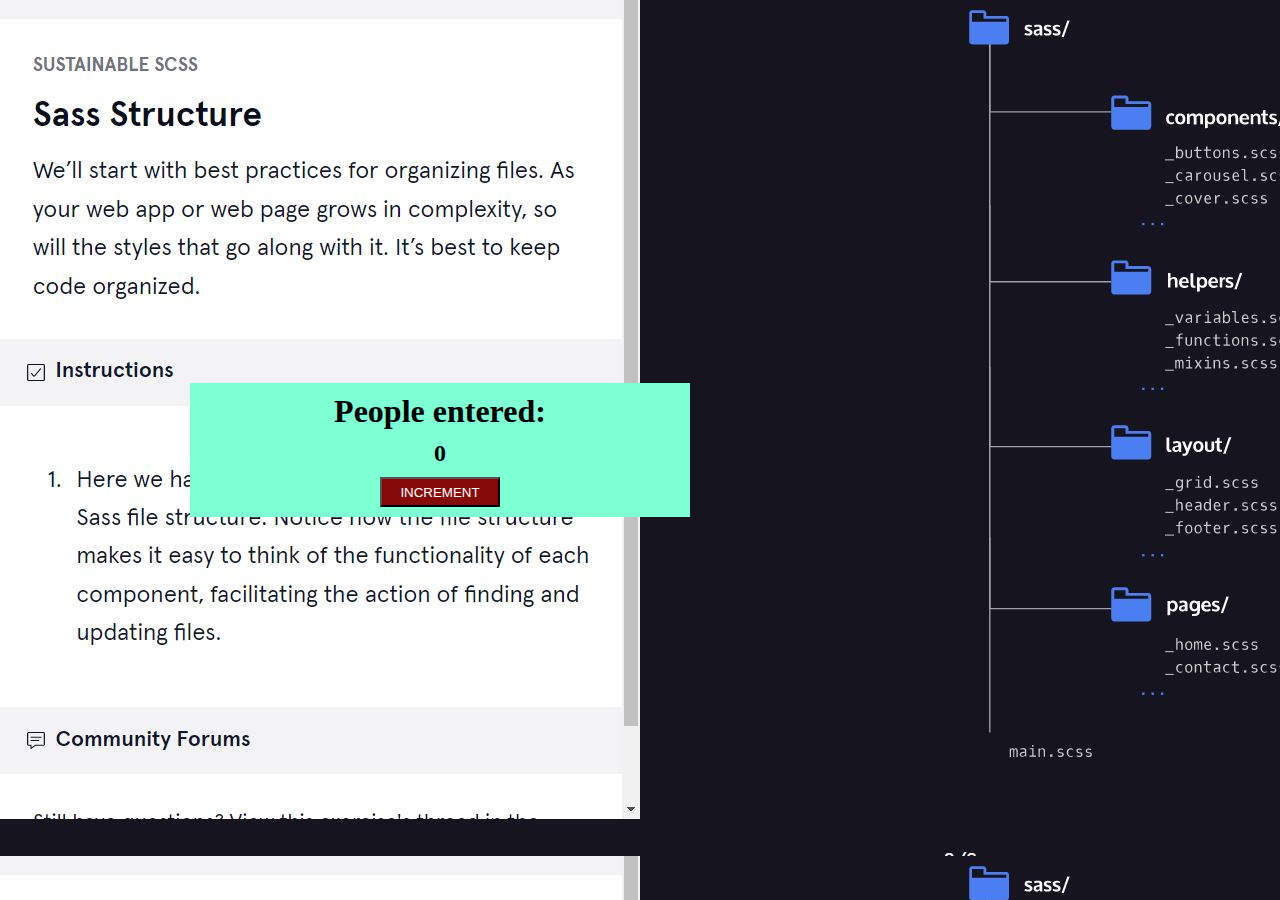
<file: index.html>
<!DOCTYPE html>
<html lang="es">
<head>
   <meta charset="UTF-8">
   <meta http-equiv="X-UA-Compatible" content="IE=edge">
   <meta name="viewport" content="width=device-width, initial-scale=1.0">
   <link rel="stylesheet" href="./scss/main.css">
   <!-- <link rel="stylesheet" href="./style.css"> -->
   <link rel="icon" href="https://picsum.photos/200/300">
   <title></title>
   
</head>
<body>
   <main>
      <section class="contador">
         <h1>People entered:</h1>
         <h2 id="count-el">0</h2>
         <button id="icrement-btn" onclick="subirCont()">INCREMENT</button>
      <!--    <button id="icrement-btn" onclick="cont()">INCREMENT</button> -->
      
      </section>
   </main>
   <!-- Manera de hacerlo menos correcta pero sirve , mejor crear otro archivo js <script>
      document.getElementById("count-el").innerText=5
   </script> -->
   
   <script src="./index.js"></script>
</body>
</html>
</file>
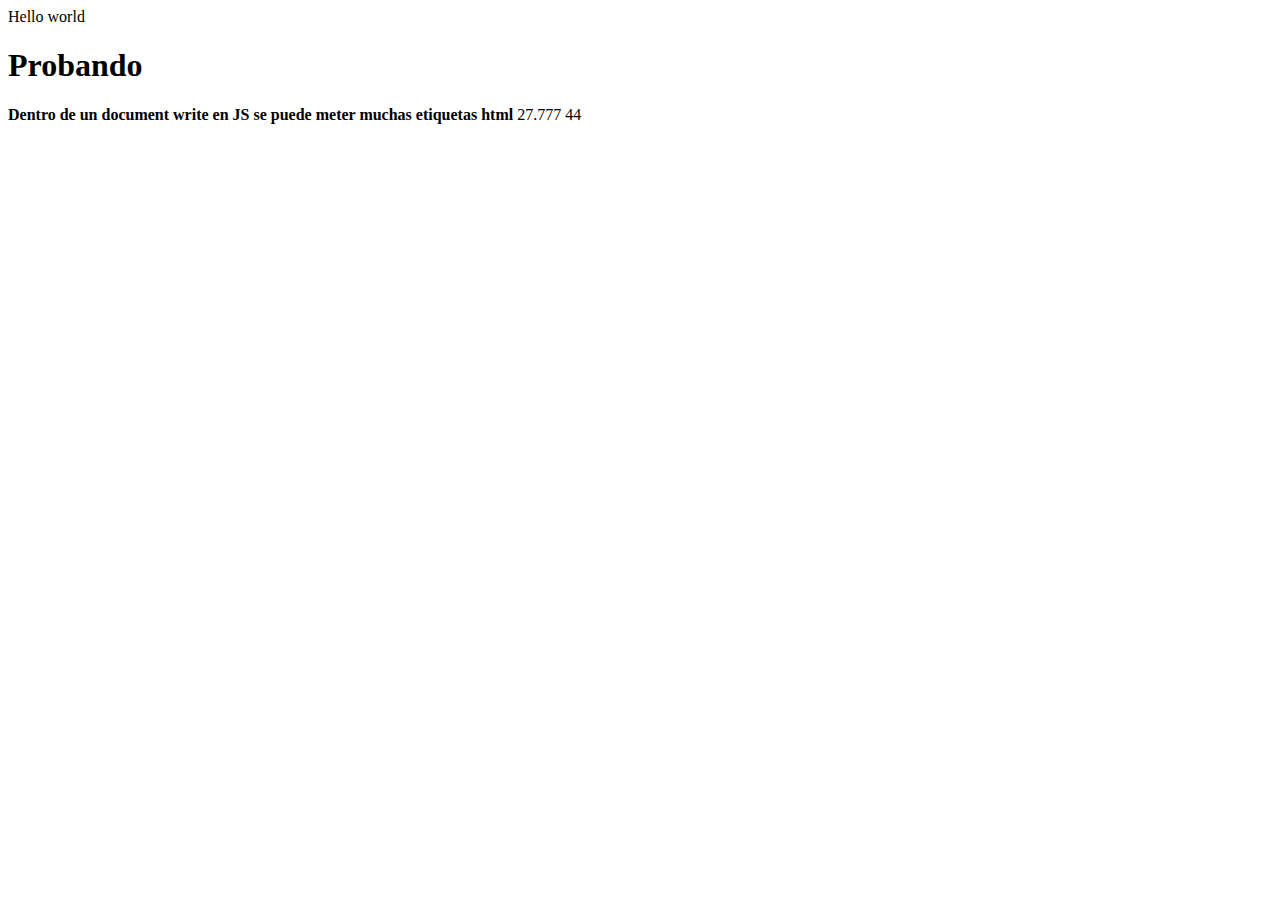
<file: pruebasJS.html>
<!DOCTYPE html>
<html lang="en">
  <head>
    <meta charset="UTF-8" />
    <meta http-equiv="X-UA-Compatible" content="IE=edge" />
    <meta name="viewport" content="width=device-width, initial-scale=1.0" />
    <title>Document</title>
  </head>
  <body></body>
  <script>
    alert("hola"); // tiene que estar antes que el document write para que se muestre el siguiente comando si esta despues que el hello world no se meustra el hello wordl

    prompt(`What's your name`); // Comillas individuales inversas porque hay un apostrofe para escribir what is abreviado

    confirm("Probando funcion 27");

    let edad = 27.777;

    document.write(
      "Hello world<h1>Probando</h1><strong>Dentro de un document write en JS se puede meter muchas etiquetas html</strong>"
    );

    document.write(" " + edad);

    function suma(a, b) {
      let resultado = a + b;
      document.write(" " + resultado);
    }

    suma(2, 42);
  </script>
</html>
</file>
<file: scss/main.css>
/* Este archivo css se llama como el archivo scss */

/* Generales */
* {
  margin: 0;
  padding: 0;
  box-sizing: border-box;
}

body {
  background-image: url(./scss\ structure.JPG);
  width: 100%;
  height: 100vh;
  display: flex;
  justify-content: center;
  align-items: center;
}

/* Seccion principals */
main .contador {
  background-color: aquamarine;
  text-align: center;
  width: 500px;
  padding: 10px;
  margin-right: 400px;
}
main .contador h1 {
  margin-bottom: 10px;
}
main .contador h2 {
  margin-bottom: 10px;
}
main .contador button {
  color: white;
  background-color: #850b0b;
  width: 25%;
  height: 30px;
}

/* Inputs *//*# sourceMappingURL=main.css.map */
</file>
